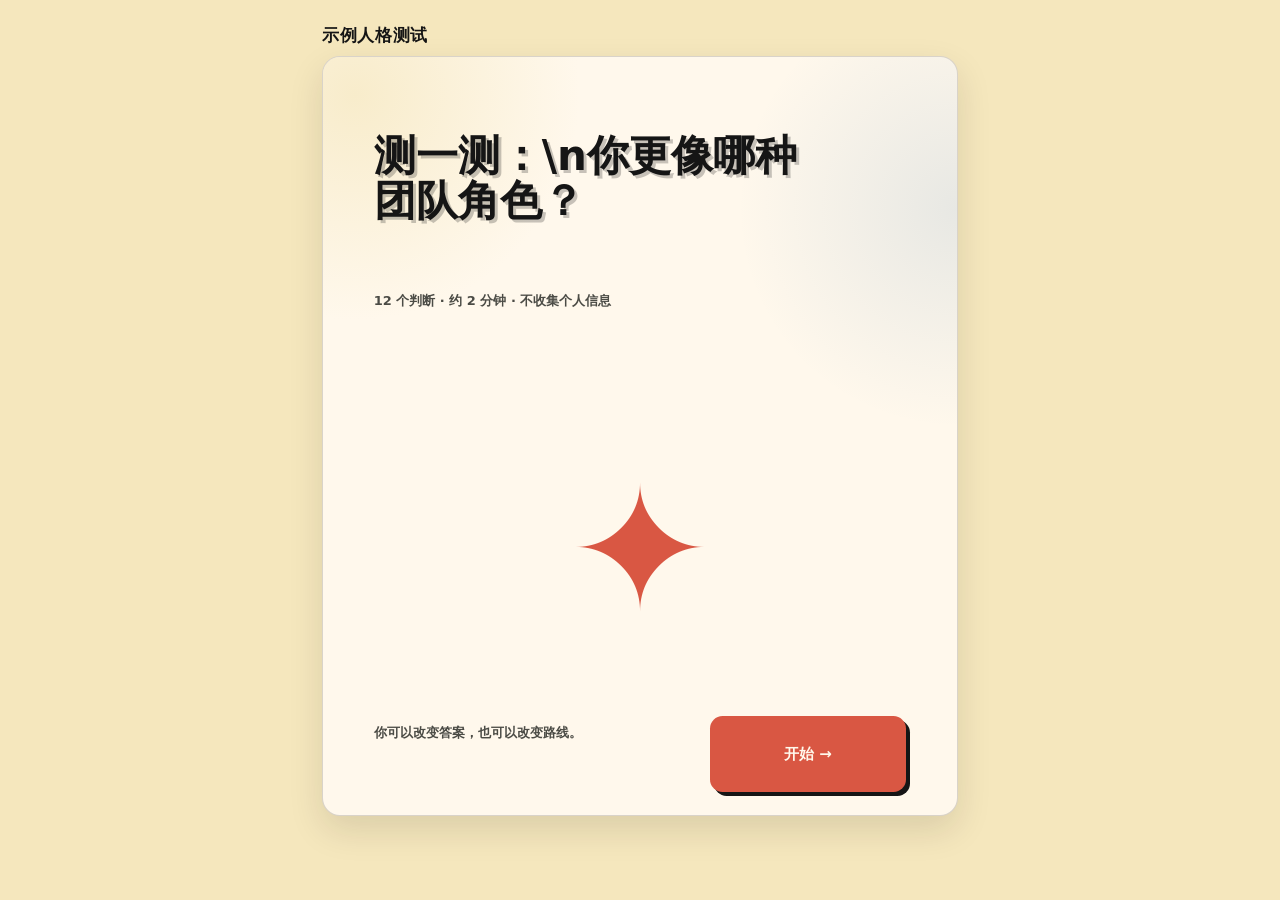
<file: assets/starter/index.html>
<!doctype html>
<html lang="zh-CN">
  <head>
    <meta charset="utf-8">
    <meta name="viewport" content="width=device-width, initial-scale=1, viewport-fit=cover">
    <meta name="description" content="可编辑、移动优先的人格测试模板">
    <title>人格测试</title>
    <link rel="stylesheet" href="styles.css">
  </head>
  <body>
    <main id="app"></main>
    <dialog id="export-dialog" class="export-dialog"></dialog>
    <script src="quiz-config.js"></script>
    <script src="quiz-core.js"></script>
    <script src="quiz-runtime.js"></script>
  </body>
</html>
</file>
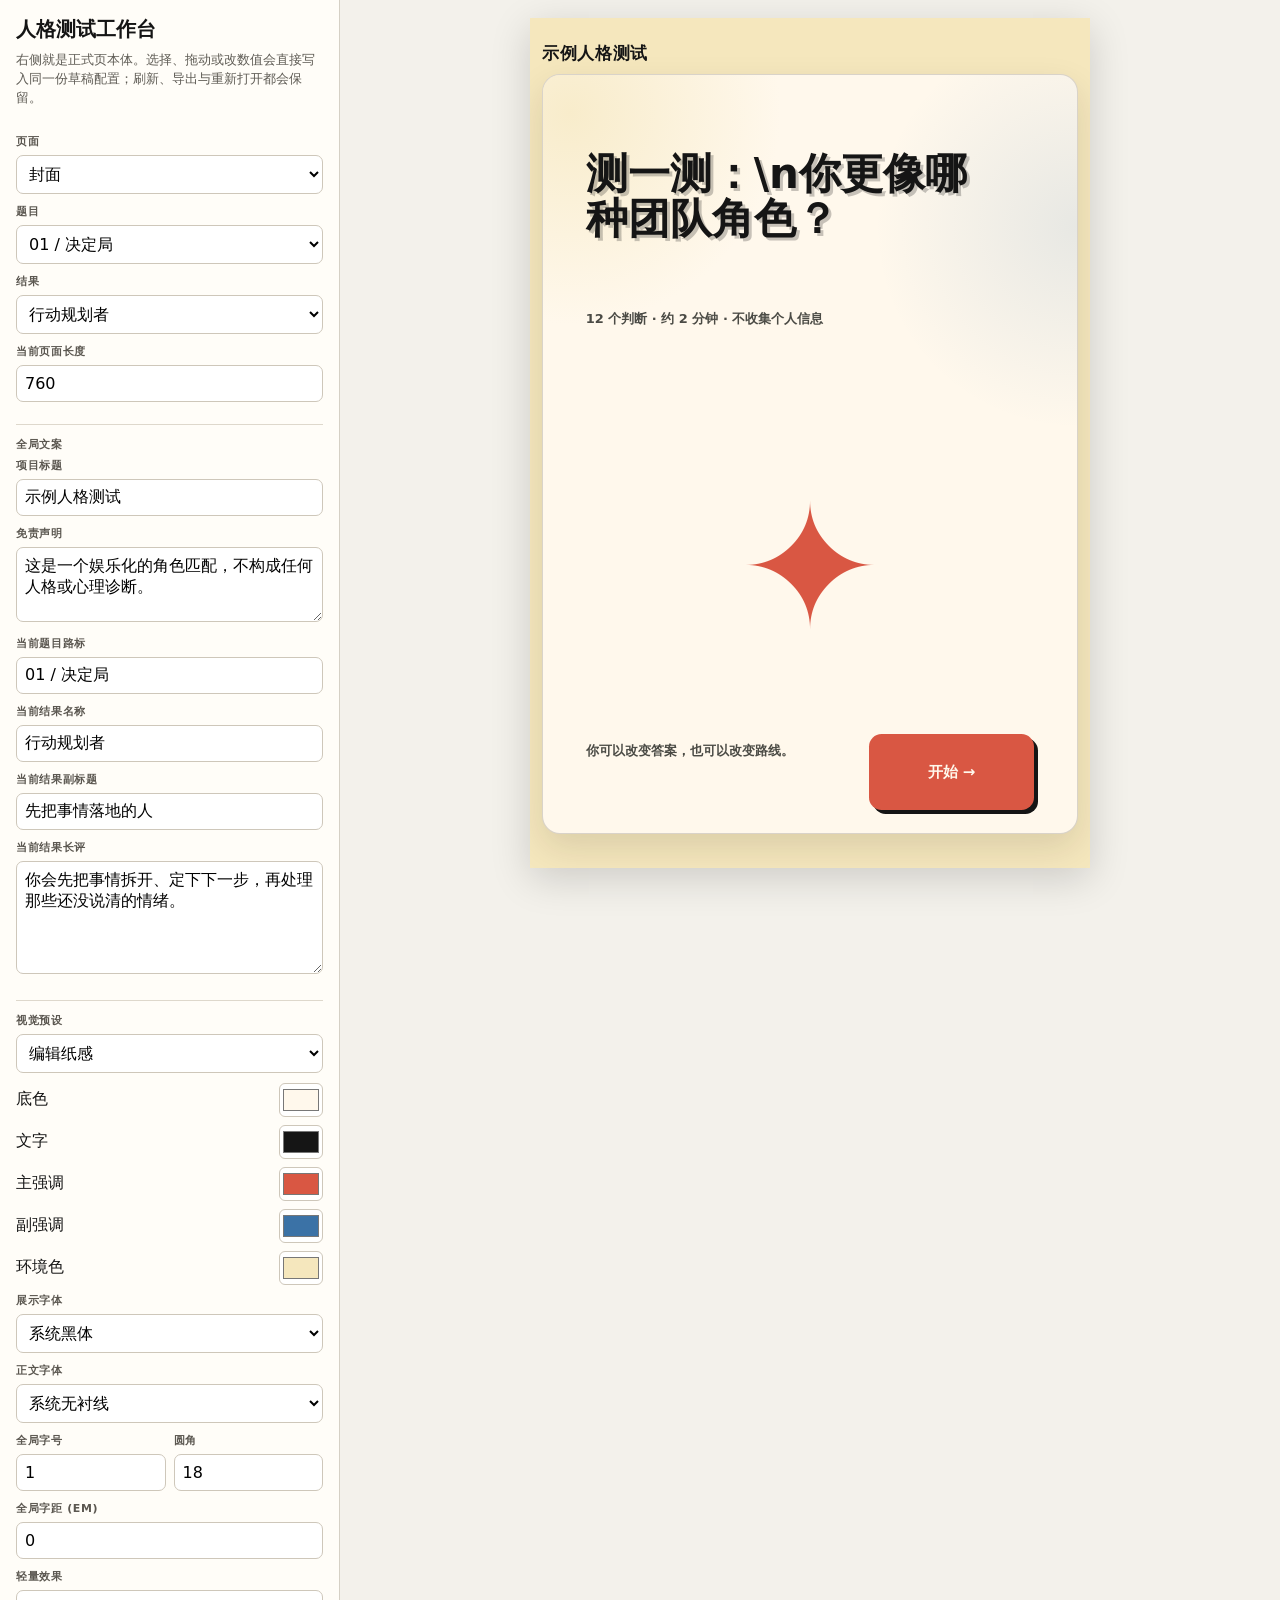
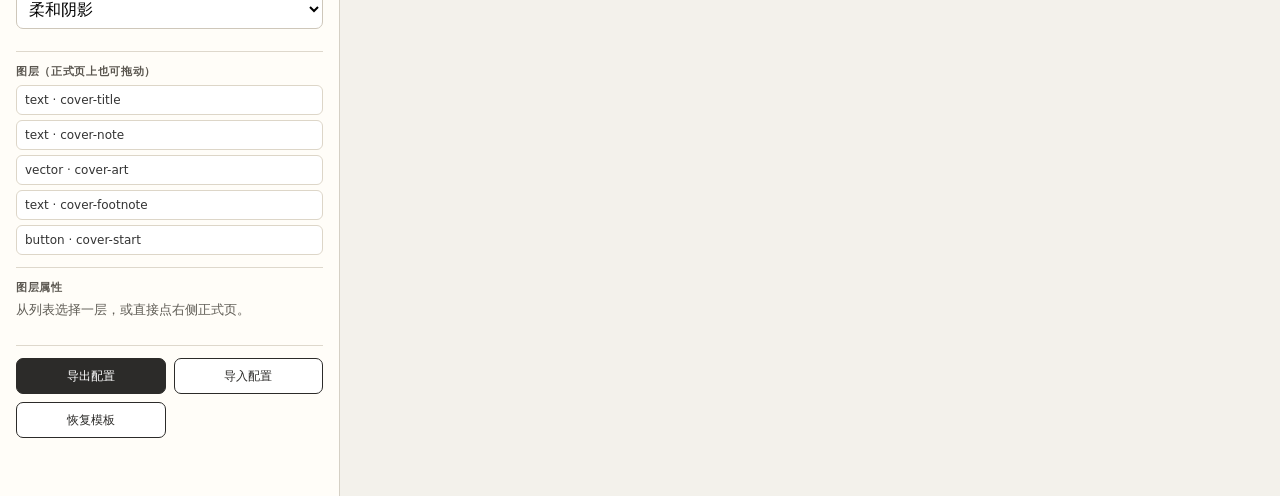
<file: assets/starter/design-studio.html>
<!doctype html>
<html lang="zh-CN">
  <head>
    <meta charset="utf-8">
    <meta name="viewport" content="width=device-width, initial-scale=1">
    <title>人格测试工作台</title>
    <link rel="stylesheet" href="styles.css">
  </head>
  <body>
    <main class="studio">
      <aside class="studio-sidebar">
        <h1>人格测试工作台</h1>
        <p>右侧就是正式页本体。选择、拖动或改数值会直接写入同一份草稿配置；刷新、导出与重新打开都会保留。</p>
        <div class="studio-group">
          <label class="studio-label" for="studio-page">页面</label>
          <select id="studio-page" class="studio-control">
            <option value="cover">封面</option><option value="quiz">题目</option><option value="result">结算页</option><option value="share">分享卡</option>
          </select>
          <label class="studio-label" for="studio-question">题目</label>
          <select id="studio-question" class="studio-control"></select>
          <label class="studio-label" for="studio-result">结果</label>
          <select id="studio-result" class="studio-control"></select>
          <label class="studio-label" for="canvas-height">当前页面长度</label>
          <input id="canvas-height" class="studio-control" type="number" min="300" step="10">
        </div>
        <div class="studio-group">
          <span class="studio-label">全局文案</span>
          <label><span class="studio-label">项目标题</span><input id="project-title" class="studio-control" type="text"></label>
          <label><span class="studio-label">免责声明</span><textarea id="project-disclaimer" class="studio-control" rows="3"></textarea></label>
          <label><span class="studio-label">当前题目路标</span><input id="question-route" class="studio-control" type="text"></label>
          <label><span class="studio-label">当前结果名称</span><input id="result-name" class="studio-control" type="text"></label>
          <label><span class="studio-label">当前结果副标题</span><input id="result-role" class="studio-control" type="text"></label>
          <label><span class="studio-label">当前结果长评</span><textarea id="result-summary" class="studio-control" rows="5"></textarea></label>
        </div>
        <div class="studio-group">
          <label class="studio-label" for="theme-preset">视觉预设</label>
          <select id="theme-preset" class="studio-control">
            <option value="editorial-paper">编辑纸感</option><option value="bright-pop">明亮流行</option><option value="quiet-film">安静电影</option><option value="mono-poster">黑白海报</option>
          </select>
          <div id="palette-controls"></div>
          <label class="studio-label" for="display-font">展示字体</label>
          <select id="display-font" class="studio-control"><option value="system-black">系统黑体</option><option value="system-serif">系统衬线</option><option value="system-rounded">系统圆体</option></select>
          <label class="studio-label" for="body-font">正文字体</label>
          <select id="body-font" class="studio-control"><option value="system-sans">系统无衬线</option><option value="system-serif">系统衬线</option></select>
          <div class="studio-control--pair">
            <label><span class="studio-label">全局字号</span><input id="type-scale" class="studio-control" type="number" min=".6" max="2.5" step=".05"></label>
            <label><span class="studio-label">圆角</span><input id="theme-radius" class="studio-control" type="number" min="0" max="80" step="1"></label>
          </div>
          <label><span class="studio-label">全局字距 (em)</span><input id="theme-tracking" class="studio-control" type="number" min="-.08" max=".2" step=".01"></label>
          <label class="studio-label" for="theme-effect">轻量效果</label>
          <select id="theme-effect" class="studio-control"><option value="soft">柔和阴影</option><option value="none">无阴影</option><option value="hard">硬阴影</option></select>
        </div>
        <div class="studio-group">
          <span class="studio-label">图层（正式页上也可拖动）</span>
          <div id="layer-list" class="layer-list"></div>
        </div>
        <div id="inspector" class="studio-group"></div>
        <div class="studio-group studio-actions">
          <button id="export-config" type="button">导出配置</button>
          <label class="secondary" for="import-config">导入配置<input id="import-config" type="file" accept="application/json"></label>
          <button id="reset-draft" class="secondary" type="button">恢复模板</button>
        </div>
        <div id="studio-status" class="studio-status" aria-live="polite"></div>
      </aside>
      <section class="studio-preview" aria-label="正式页预览"><iframe id="formal-preview" title="正式页预览" src="index.html?studio=1"></iframe></section>
    </main>
    <script src="quiz-config.js"></script>
    <script src="quiz-core.js"></script>
    <script src="studio.js"></script>
  </body>
</html>
</file>
<file: assets/starter/styles.css>
:root {
  --paper: #fff8ec;
  --ink: #151515;
  --accent: #d95743;
  --secondary: #3b72a6;
  --wash: #f5e7bd;
  --display-font: system-ui, -apple-system, BlinkMacSystemFont, "PingFang SC", "Microsoft YaHei", sans-serif;
  --body-font: system-ui, -apple-system, BlinkMacSystemFont, "PingFang SC", "Microsoft YaHei", sans-serif;
  --type-scale: 1;
  --radius: 18px;
  --border: 1px;
  --shadow: 0 14px 35px rgba(32, 25, 13, .12);
}

* { box-sizing: border-box; }
html { background: var(--wash); }
body { margin: 0; min-width: 320px; color: var(--ink); font-family: var(--body-font); }
button, input, textarea, select { font: inherit; }
button { cursor: pointer; }
.app-shell { width: min(100%, 660px); margin: 0 auto; min-height: 100dvh; padding: 14px 12px 30px; }
.site-header { min-height: 42px; display: flex; align-items: center; justify-content: space-between; gap: 12px; color: color-mix(in srgb, var(--ink) 72%, transparent); font-size: 12px; }
.site-header__title { font-family: var(--display-font); font-weight: 800; font-size: 17px; letter-spacing: .04em; color: var(--ink); }
.music-toggle { border: var(--border) solid color-mix(in srgb, var(--ink) 24%, transparent); background: color-mix(in srgb, var(--paper) 82%, transparent); border-radius: 999px; color: var(--ink); min-height: 32px; padding: 5px 10px; }
.stage { position: relative; isolation: isolate; overflow: hidden; width: 100%; min-height: 420px; background: var(--paper); border: var(--border) solid color-mix(in srgb, var(--ink) 16%, transparent); border-radius: var(--radius); box-shadow: var(--shadow); }
.stage::before { content: ""; position: absolute; inset: 0; z-index: -1; pointer-events: none; background: radial-gradient(circle at 5% 5%, color-mix(in srgb, var(--wash) 70%, transparent), transparent 24%), radial-gradient(circle at 100% 20%, color-mix(in srgb, var(--secondary) 12%, transparent), transparent 25%); }
.layer { position: absolute; margin: 0; transform-origin: top left; white-space: pre-wrap; overflow-wrap: anywhere; line-height: var(--line-height, 1.35); letter-spacing: calc(var(--tracking, 0em) + var(--global-tracking, 0em)); color: var(--color, var(--ink)); font-size: calc(var(--font-size, 16px) * var(--type-scale)); z-index: var(--z, 2); }
.layer--display, .layer--button { font-family: var(--display-font); font-weight: 800; }
.layer--vector { display: grid; place-items: center; text-align: center; line-height: 1; user-select: none; }
.layer--image { display: block; object-fit: contain; object-position: center; }
.layer--button { border: 0; border-radius: calc(var(--radius) * .7); background: var(--accent); color: var(--button-ink, var(--paper)); min-height: 44px; padding: 8px 12px; box-shadow: 4px 4px 0 var(--ink); }
.layer--button:focus-visible, .option:focus-visible { outline: 3px solid var(--secondary); outline-offset: 3px; }
.effect-hard-shadow { text-shadow: 3px 3px 0 color-mix(in srgb, var(--ink) 24%, transparent); }
.effect-outline { -webkit-text-stroke: 1px color-mix(in srgb, var(--ink) 35%, transparent); paint-order: stroke fill; }
.effect-highlight { background: linear-gradient(transparent 64%, color-mix(in srgb, var(--wash) 88%, transparent) 0); }
.option { position: absolute; display: flex; align-items: center; gap: 14px; border: var(--border) solid color-mix(in srgb, var(--ink) 20%, transparent); border-radius: calc(var(--radius) * .8); background: color-mix(in srgb, var(--paper) 92%, #fff); color: var(--ink); text-align: left; padding: 10px 16px; font-size: calc(15px * var(--type-scale)); line-height: 1.28; }
.option:hover { border-color: var(--accent); transform: translateY(-1px); }
.option__index { flex: 0 0 auto; font-family: var(--display-font); color: var(--accent); font-size: 20px; font-weight: 800; }
.quiz-nav { display: flex; justify-content: space-between; gap: 12px; margin-top: 14px; }
.quiet-button { border: 1px solid color-mix(in srgb, var(--ink) 28%, transparent); border-radius: 999px; background: transparent; color: var(--ink); padding: 9px 13px; }
.result-preview { border: 0; padding: 0; background: transparent; }
.export-dialog { width: min(92vw, 480px); border: 0; padding: 0; background: transparent; }
.export-dialog::backdrop { background: rgba(18, 16, 12, .6); backdrop-filter: blur(7px); }
.export-dialog__panel { background: var(--paper); border-radius: var(--radius); padding: 18px; box-shadow: var(--shadow); }
.export-dialog img { width: 100%; display: block; border-radius: calc(var(--radius) * .65); background: #fff; }
.export-dialog__actions { display: flex; gap: 10px; margin-top: 12px; }

/* The workbench previews the actual runtime in an iframe. It never owns a second renderer. */
.studio { display: grid; grid-template-columns: minmax(250px, 340px) minmax(360px, 1fr); min-height: 100dvh; background: #f3f1eb; }
.studio-sidebar { padding: 16px; overflow: auto; border-right: 1px solid #d5d0c5; background: #fffdf8; }
.studio-sidebar h1 { margin: 0 0 8px; font-size: 20px; }
.studio-sidebar p { margin: 0 0 14px; color: #5f5c55; font-size: 13px; line-height: 1.45; }
.studio-preview { min-height: 100dvh; padding: 18px; }
.studio-preview iframe { display: block; width: min(100%, 560px); min-height: 850px; margin: 0 auto; border: 0; background: #f4f1e8; box-shadow: 0 10px 38px rgba(0, 0, 0, .16); }
.studio-group { border-top: 1px solid #ded8cc; padding: 12px 0; }
.studio-group:first-of-type { border-top: 0; }
.studio-label { display: block; margin: 0 0 6px; color: #5b5750; font-size: 11px; font-weight: 750; letter-spacing: .06em; text-transform: uppercase; }
.studio-control { width: 100%; margin: 0 0 10px; padding: 8px; border: 1px solid #cec7ba; border-radius: 7px; background: #fff; }
.studio-control--pair { display: grid; grid-template-columns: 1fr 1fr; gap: 8px; }
.studio-color-row { display: grid; grid-template-columns: 1fr 44px; gap: 8px; align-items: center; margin-bottom: 8px; }
.studio-color-row input[type="color"] { width: 44px; height: 34px; padding: 1px; border: 1px solid #cec7ba; border-radius: 6px; background: #fff; }
.layer-list { display: grid; gap: 5px; max-height: 265px; overflow: auto; }
.layer-list button { width: 100%; padding: 7px 8px; border: 1px solid #ddd6c8; border-radius: 6px; background: #fff; color: #333; text-align: left; font-size: 12px; }
.layer-list button.is-selected { border-color: #d95743; background: #fff0ea; color: #8d2f20; }
.studio-actions { display: grid; grid-template-columns: 1fr 1fr; gap: 8px; }
.studio-actions button, .studio-actions label { min-height: 36px; display: grid; place-items: center; border: 1px solid #2c2b29; border-radius: 7px; background: #2c2b29; color: #fff; font-size: 12px; text-align: center; cursor: pointer; }
.studio-actions button.secondary, .studio-actions label.secondary { background: #fff; color: #2c2b29; }
.studio-actions input { display: none; }
.studio-status { margin-top: 10px; min-height: 20px; color: #5b5750; font-size: 12px; }
body.is-studio .layer { outline: 1px dashed transparent; cursor: move; touch-action: none; }
body.is-studio .layer.is-selected, body.is-studio .option.is-selected { outline: 2px solid #1b9ddd; outline-offset: 2px; }
body.is-studio .option { touch-action: none; }

@media (max-width: 760px) {
  .studio { display: block; }
  .studio-sidebar { border-right: 0; border-bottom: 1px solid #d5d0c5; }
  .studio-preview { padding: 0; }
  .studio-preview iframe { width: 100%; min-height: 790px; }
}
</file>
